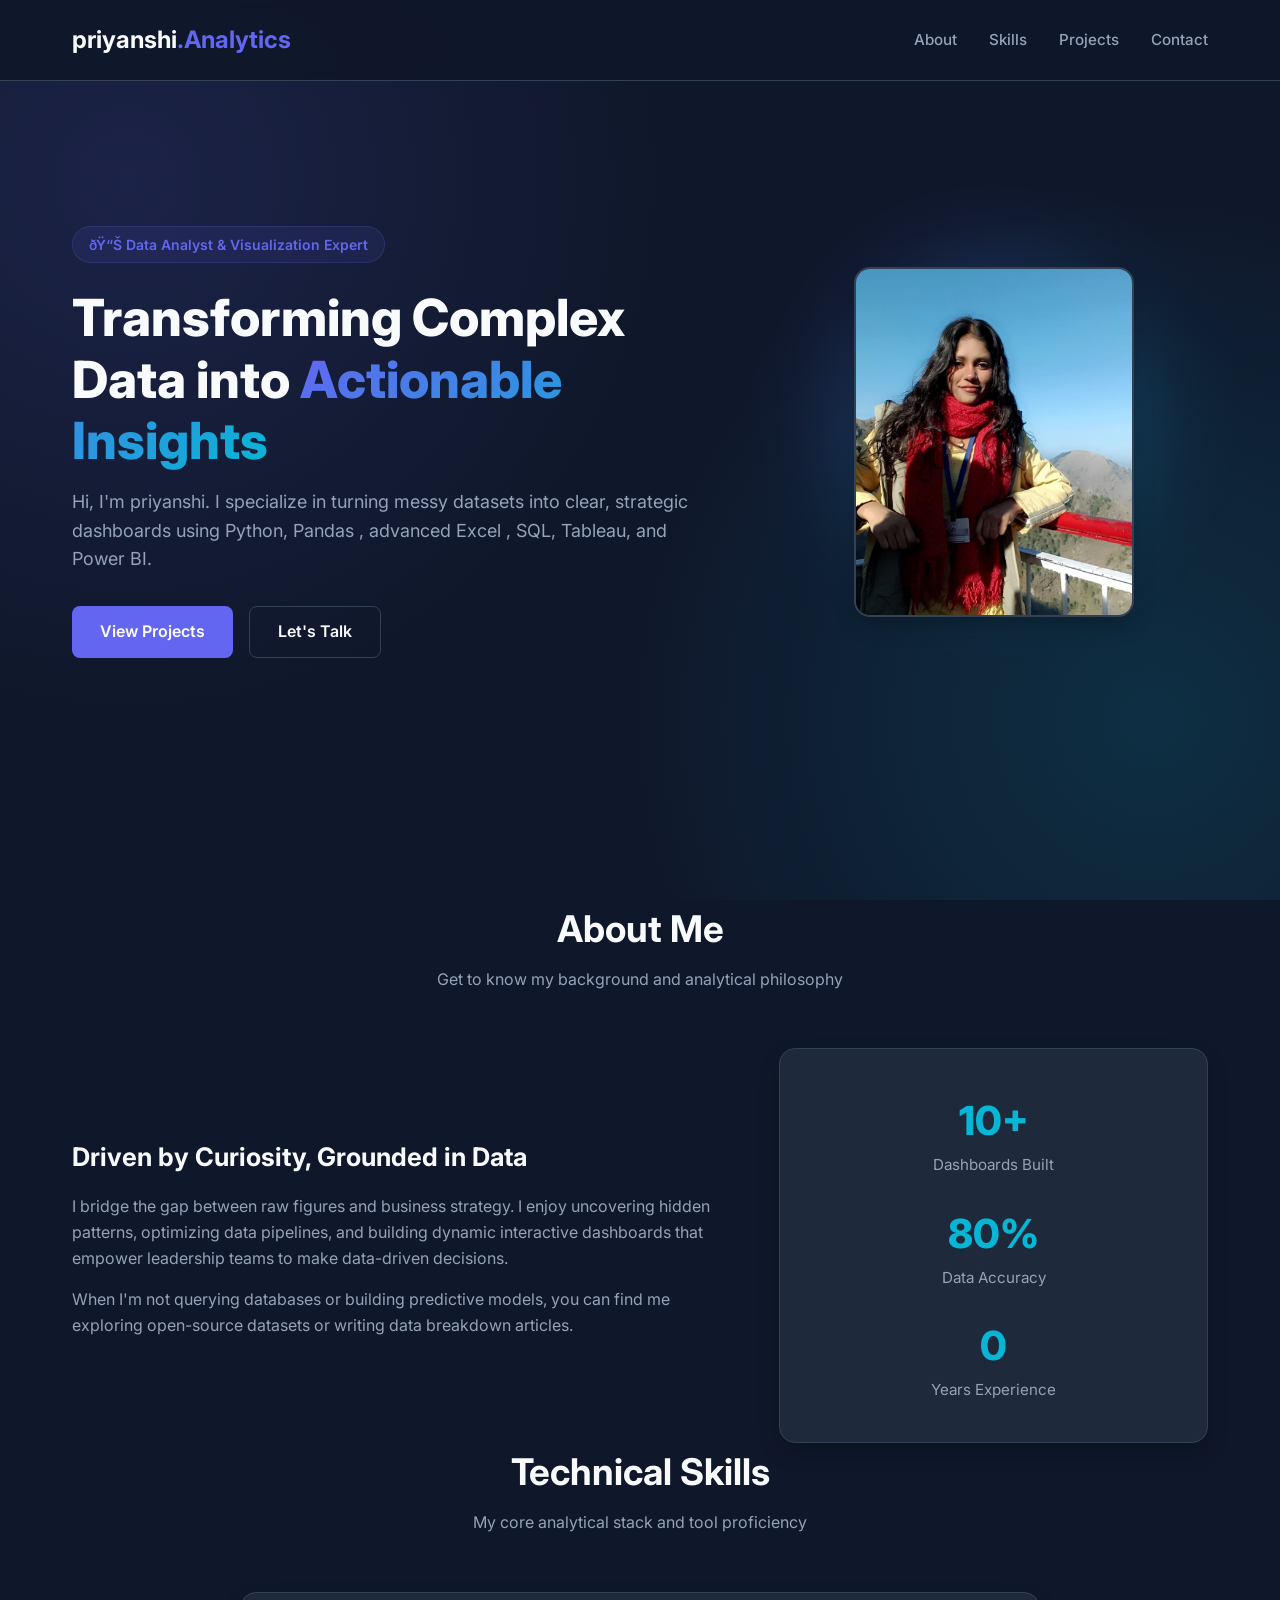
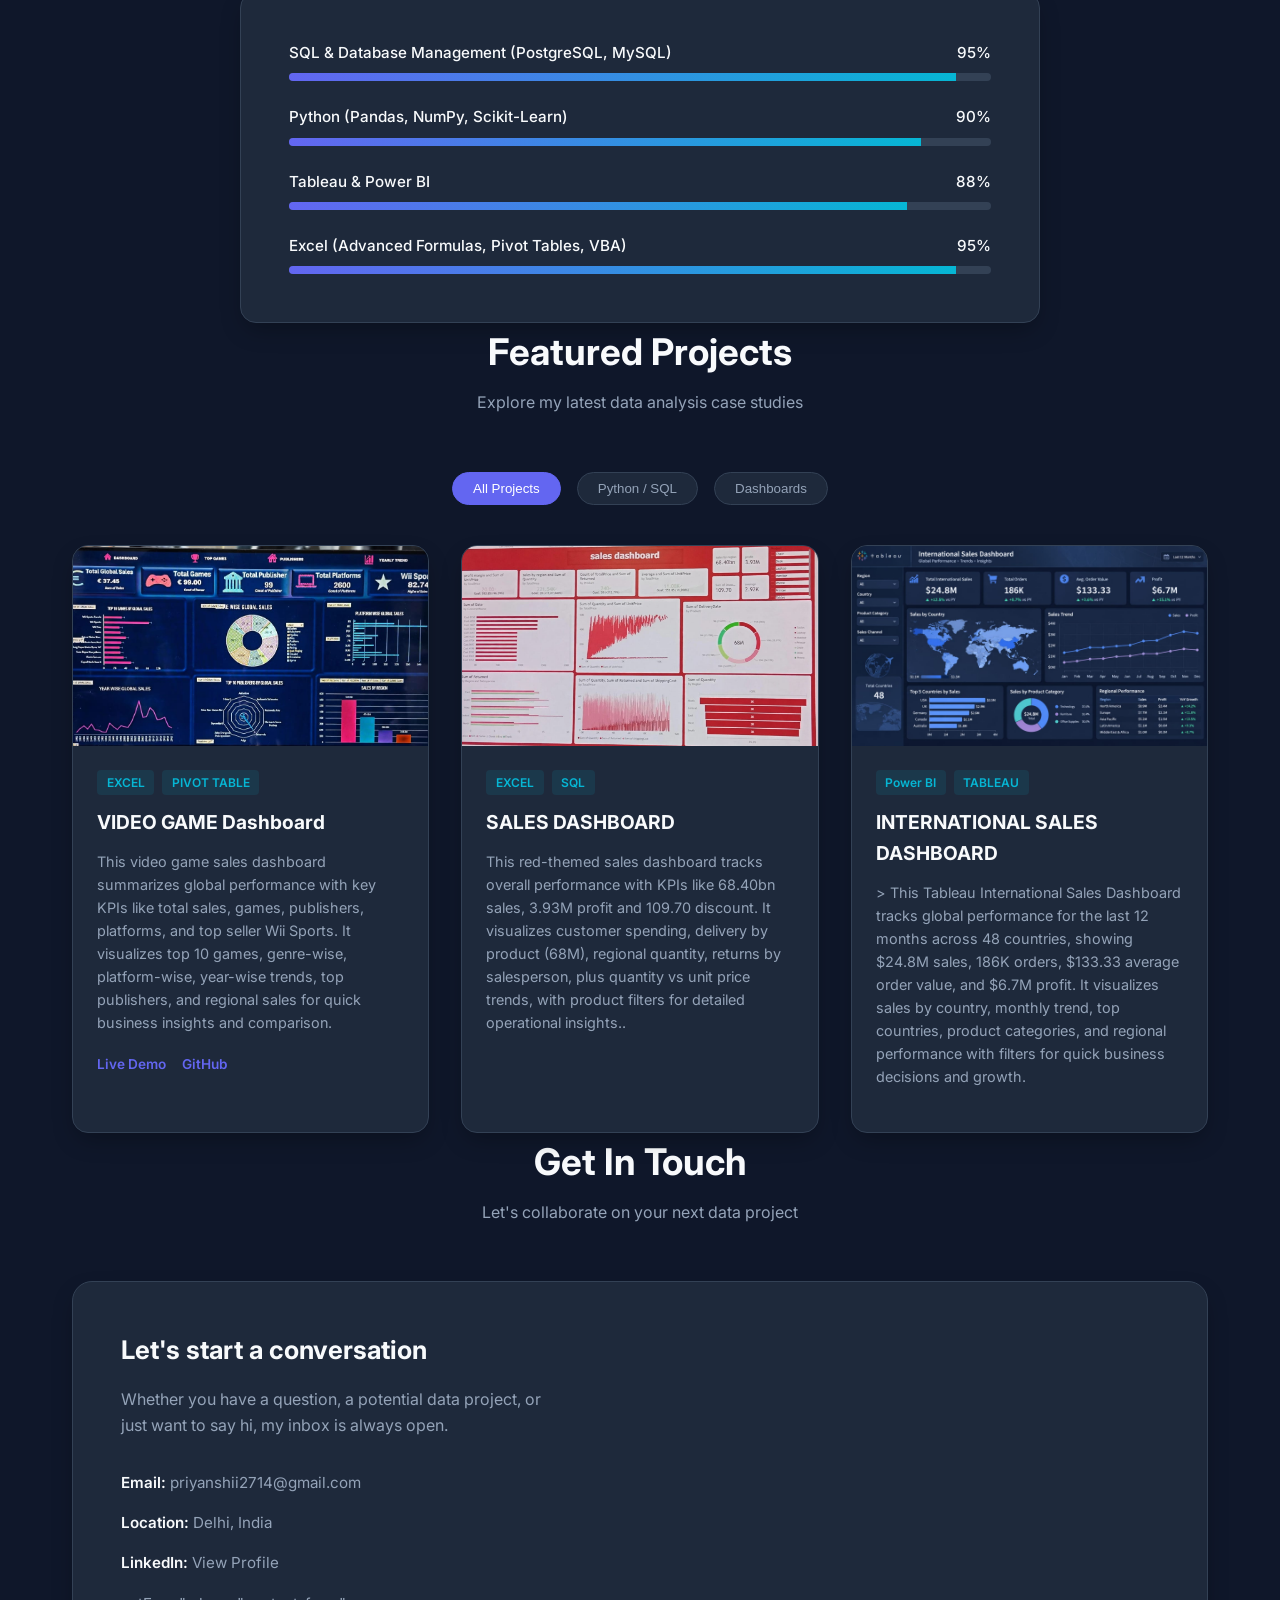
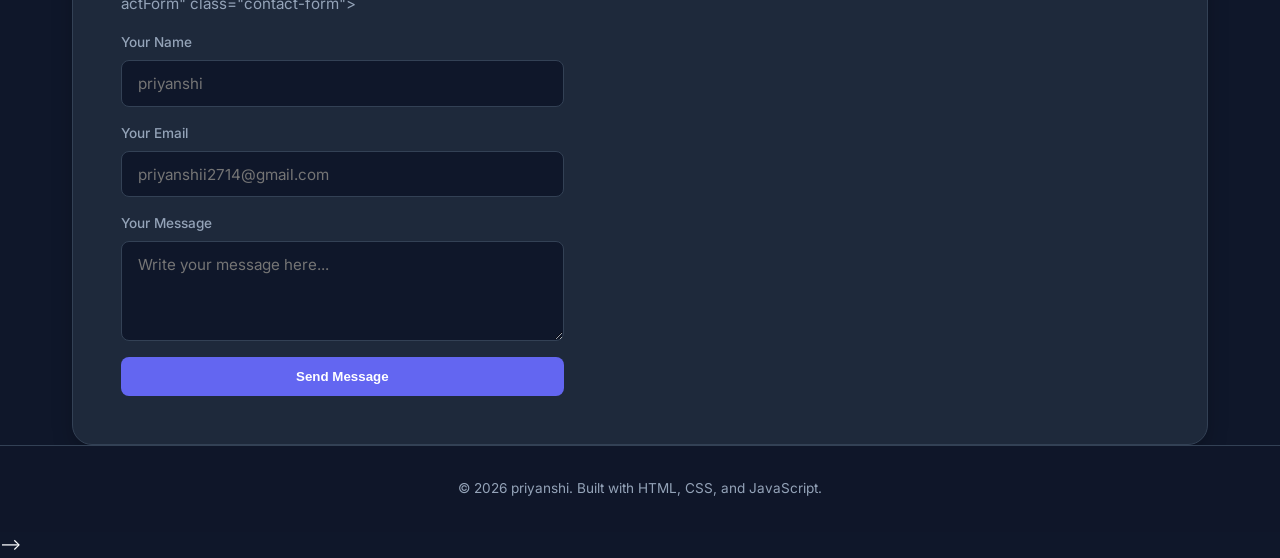
<file: index.html>
<!-- <!DOCTYPE html>
<html lang="en">
<head>
  <meta charset="UTF-8">
  <meta name="viewport" content="width=device-width, initial-scale=1.0">
  <title>priyanshi solanki| Data Analyst Portfolio</title>
  <!-- Google Fonts -->
  <link href="https://fonts.googleapis.com/css2?family=Inter:wght@300;400;500;600;700;800&display=swap" rel="stylesheet">
  <!-- External CSS -->
  <link rel="stylesheet" href="style.css">
</head>
<body>

  <!-- ================= HEADER / NAVBAR ================= -->
  <header>
    <div class="container nav-container">
      <a href="#hero" class="logo">priyanshi<span>.Analytics</span></a>
      <nav>
        <ul class="nav-links">
          <li><a href="#about">About</a></li>
          <li><a href="#skills">Skills</a></li>
          <li><a href="#projects">Projects</a></li>
          <li><a href="#contact">Contact</a></li>
        </ul>
      </nav>
      <button class="hamburger" aria-label="Toggle Navigation">
        <span></span>
        <span></span>
        <span></span>
      </button>
    </div>
  </header>

  <!-- ================= HERO SECTION ================= -->
  <section id="hero" class="hero">
    <div class="container hero-grid">
      <div class="hero-content">
        <span class="hero-tag">📊 Data Analyst & Visualization Expert</span>
        <h1>Transforming Complex Data into <span>Actionable Insights</span></h1>
        <p>Hi, I'm priyanshi. I specialize in turning messy datasets into clear, strategic dashboards using Python, Pandas , advanced Excel , SQL, Tableau, and Power BI.</p>
        <div class="hero-buttons">
          <a href="#projects" class="btn btn-primary">View Projects</a>
          <a href="#contact" class="btn btn-outline">Let's Talk</a>
        </div>
      </div>
      <div class="hero-image-wrapper">
        <div class="profile-glow"></div>
        <!-- Replace 'images/profile.jpg' with your local image file or online URL -->
        <img src="priyanshi.png.jpeg" alt="Alex Morgan Profile Picture" class="profile-img">
      </div>
    </div>
  </section>

  <!-- ================= ABOUT SECTION ================= -->
  <section id="about" class="container">
    <div class="section-title">
      <h2>About Me</h2>
      <p>Get to know my background and analytical philosophy</p>
    </div>
    <div class="about-grid">
      <div class="about-text">
        <h3>Driven by Curiosity, Grounded in Data</h3>
        <p>I bridge the gap between raw figures and business strategy. I enjoy uncovering hidden patterns, optimizing data pipelines, and building dynamic interactive dashboards that empower leadership teams to make data-driven decisions.</p>
        <p>When I'm not querying databases or building predictive models, you can find me exploring open-source datasets or writing data breakdown articles.</p>
      </div>
      <div class="about-stats-card">
        <div class="stat-item">
          <h4>10+</h4>
          <p>Dashboards Built</p>
        </div>
        <div class="stat-item">
          <h4>80%</h4>
          <p>Data Accuracy</p>
        </div>
        <div class="stat-item">
          <h4>0</h4>
          <p>Years Experience</p>
        </div>
      </div>
    </div>
  </section>

  <!-- ================= SKILLS SECTION ================= -->
  <section id="skills" class="container">
    <div class="section-title">
      <h2>Technical Skills</h2>
      <p>My core analytical stack and tool proficiency</p>
    </div>
    <div class="skills-container">
      <div class="skill-item">
        <div class="skill-info">
          <span>SQL & Database Management (PostgreSQL, MySQL)</span>
          <span>95%</span>
        </div>
        <div class="skill-bar"><div class="skill-progress" data-width="95%"></div></div>
      </div>
      <div class="skill-item">
        <div class="skill-info">
          <span>Python (Pandas, NumPy, Scikit-Learn)</span>
          <span>90%</span>
        </div>
        <div class="skill-bar"><div class="skill-progress" data-width="90%"></div></div>
      </div>
      <div class="skill-item">
        <div class="skill-info">
          <span>Tableau & Power BI</span>
          <span>88%</span>
        </div>
        <div class="skill-bar"><div class="skill-progress" data-width="88%"></div></div>
      </div>
      <div class="skill-item">
        <div class="skill-info">
          <span>Excel (Advanced Formulas, Pivot Tables, VBA)</span>
          <span>95%</span>
        </div>
        <div class="skill-bar"><div class="skill-progress" data-width="95%"></div></div>
      </div>
    </div>
  </section>

  <!-- ================= PROJECTS SECTION ================= -->
  <section id="projects" class="container">
    <div class="section-title">
      <h2>Featured Projects</h2>
      <p>Explore my latest data analysis case studies</p>
    </div>

    <!-- Filter Buttons -->
    <div class="filter-buttons">
      <button class="filter-btn active" data-filter="all">All Projects</button>
      <button class="filter-btn" data-filter="python">Python / SQL</button>
      <button class="filter-btn" data-filter="dashboard">Dashboards</button>
    </div>

    <!-- Projects Grid -->
    <div class="projects-grid">
      
      <!-- Project 1 -->
<div class="project-card" data-category="dashboard">
  <div class="project-img-wrapper">
    <img src="excel dashboard.jpeg" alt="Video Game Sales Dashboard" class="project-img">
  </div>
  <div class="project-info">
    <div class="project-tags">
      <span class="tag">EXCEL</span>
      <span class="tag">PIVOT TABLE</TABLE></span>
    </div>
    <h3>VIDEO GAME Dashboard</h3>
    <p>This video game sales dashboard summarizes global performance with key KPIs like total sales, games, publishers, platforms, and top seller Wii Sports. It visualizes top 10 games, genre-wise, platform-wise, year-wise trends, top publishers, and regional sales for quick business insights and comparison.</p>
    <div class="project-links">
      <a href="#" class="project-link" aria-label="View Live Project">Live Demo</a>
      <a href="#" class="project-link" aria-label="View Source Code">GitHub</a>
    </div>
  </div>
</div>

      <!-- Project 2 -->
      <div class="project-card" data-category="python">
        <div class="project-img-wrapper">
          <img src="power bi dashboard.jpeg" alt="SALES Dashboard" class="project-img">
        </div>
        <div class="project-info">
          <div class="project-tags">
            <span class="tag">EXCEL</span>
            <span class="tag">SQL</span>
          </div>
          <h3>SALES DASHBOARD</h3>
          <p>This red-themed sales dashboard tracks overall performance with KPIs like 68.40bn sales, 3.93M profit and 109.70 discount. It visualizes customer spending, delivery by product (68M), regional quantity, returns by salesperson, plus quantity vs unit price trends, with product filters for detailed operational insights..</p>
          <div class="project-links">
            <a href="#" class="project-link"></a>
            <a href="#" class="project-link"></a>
          </div>
        </div>
      </div>

      <!-- Project 3 -->
      <div class="project-card" data-category="dashboard">
        <div class="project-img-wrapper">
          <img src="INTERNATIONAL SALES DB.jpeg" alt="INTERNATIONAL SALES DASHBOARD" class="project-img">
        </div>
        <div class="project-info">
          <div class="project-tags">
            <span class="tag">Power BI</span>
            <span class="tag">TABLEAU</span>
          </div>
          <h3>INTERNATIONAL SALES DASHBOARD</h3>
          <p>> This Tableau International Sales Dashboard tracks global performance for the last 12 months across 48 countries, showing $24.8M sales, 186K orders, $133.33 average order value, and $6.7M profit. It visualizes sales by country, monthly trend, top countries, product categories, and regional performance with filters for quick business decisions and growth.</p>
          <div class="project-links">
            <a href="#" class="project-link"></a>
            <a href="#" class="project-link"></a>
          </div>
        </div>
      </div>

    </div>
  </section>

  <!-- ================= CONTACT SECTION ================= -->
  <section id="contact" class="container">
    <div class="section-title">
      <h2>Get In Touch</h2>
      <p>Let's collaborate on your next data project</p>
    </div>
    <div class="contact-grid">
      <div class="contact-info">
        <h3>Let's start a conversation</h3>
        <p>Whether you have a question, a potential data project, or just want to say hi, my inbox is always open.</p>
        <div class="contact-details">
         <div class="contact-item">
    <span>Email:</span> 
    <a href="mailto:priyanshii2714@gmail.com">priyanshii2714@gmail.com</a>
</div>
<div class="contact-item">
    <span>Location:</span> Delhi, India
</div>
<div class="contact-item">
    <span>LinkedIn:</span> 
    <a href="https://www.linkedin.com/in/priyanshi-solanki-84185a43b" target="_blank" rel="noopener noreferrer">View Profile</a>
</div>actForm" class="contact-form">
        <div class="form-group">
          <label for="name">Your Name</label>
          <input type="text" id="name" class="form-control" placeholder="priyanshi" required>
        </div>
        <div class="form-group">
          <label for="email">Your Email</label>
          <input type="email" id="email" class="form-control" placeholder="priyanshii2714@gmail.com" required>
        </div>
        <div class="form-group">
          <label for="message">Your Message</label>
          <textarea id="message" class="form-control" placeholder="Write your message here..." required></textarea>
        </div>
        <button type="submit" class="btn btn-primary">Send Message</button>
      </form>
    </div>
  </section>

  <!-- ================= FOOTER ================= -->
  <footer>
    <div class="container">
      <p>&copy; 2026 priyanshi. Built with HTML, CSS, and JavaScript.</p>
    </div>
  </footer>

  <!-- External JavaScript -->
  <script src="script.js"></script>
</body>
</html> -->
</file>
<file: style.css>
/* ================= VARIABLES & RESET ================= */
:root {
  --primary-color: #6366f1;
  --primary-hover: #4f46e5;
  --accent-color: #06b6d4;
  --bg-color: #0f172a;
  --card-bg: #1e293b;
  --text-main: #f8fafc;
  --text-muted: #94a3b8;
  --border-color: #334155;
  --transition: all 0.3s ease;
  --shadow: 0 10px 25px -5px rgba(0, 0, 0, 0.3);
}

* {
  margin: 0;
  padding: 0;
  box-sizing: border-box;
}

html {
  scroll-behavior: smooth;
  font-family: 'Inter', sans-serif;
  background-color: var(--bg-color);
  color: var(--text-main);
}

body {
  line-height: 1.6;
  overflow-x: hidden;
}

a {
  text-decoration: none;
  color: inherit;
}

ul {
  list-style: none;
}

.container {
  max-width: 1200px;
  margin: 0 auto;
  padding: 0 2rem;
}

/* ================= HEADER & NAVIGATION ================= */
header {
  position: fixed;
  top: 0;
  left: 0;
  width: 100%;
  background-color: rgba(15, 23, 42, 0.9);
  backdrop-filter: blur(10px);
  border-bottom: 1px solid var(--border-color);
  z-index: 1000;
}

.nav-container {
  display: flex;
  justify-content: space-between;
  align-items: center;
  height: 80px;
}

.logo {
  font-size: 1.5rem;
  font-weight: 700;
}

.logo span {
  color: var(--primary-color);
}

.nav-links {
  display: flex;
  gap: 2rem;
}

.nav-links a {
  font-size: 0.95rem;
  font-weight: 500;
  color: var(--text-muted);
  transition: var(--transition);
}

.nav-links a:hover {
  color: var(--accent-color);
}

.hamburger {
  display: none;
  cursor: pointer;
  background: none;
  border: none;
}

.hamburger span {
  display: block;
  width: 25px;
  height: 3px;
  background: var(--text-main);
  margin: 5px 0;
  transition: var(--transition);
}

/* ================= HERO SECTION ================= */
.hero {
  min-height: 100vh;
  display: flex;
  align-items: center;
  padding-top: 80px;
  background: radial-gradient(circle at 10% 20%, rgba(99, 102, 241, 0.15) 0%, transparent 40%),
              radial-gradient(circle at 90% 80%, rgba(6, 182, 212, 0.15) 0%, transparent 40%);
}

.hero-grid {
  display: grid;
  grid-template-columns: 1.2fr 0.8fr;
  gap: 4rem;
  align-items: center;
  width: 100%;
}

.hero-tag {
  display: inline-block;
  background: rgba(99, 102, 241, 0.1);
  color: var(--primary-color);
  padding: 0.4rem 1rem;
  border-radius: 50px;
  font-size: 0.875rem;
  font-weight: 600;
  margin-bottom: 1.5rem;
  border: 1px solid rgba(99, 102, 241, 0.2);
}

.hero-content h1 {
  font-size: 3.2rem;
  font-weight: 800;
  line-height: 1.2;
  margin-bottom: 1rem;
}

.hero-content h1 span {
  background: linear-gradient(135deg, var(--primary-color), var(--accent-color));
  -webkit-background-clip: text;
  -webkit-text-fill-color: transparent;
}

.hero-content p {
  font-size: 1.125rem;
  color: var(--text-muted);
  margin-bottom: 2rem;
}

.hero-buttons {
  display: flex;
  gap: 1rem;
}

.btn {
  display: inline-flex;
  align-items: center;
  justify-content: center;
  padding: 0.75rem 1.75rem;
  border-radius: 8px;
  font-weight: 600;
  transition: var(--transition);
  cursor: pointer;
  border: none;
}

.btn-primary {
  background-color: var(--primary-color);
  color: #fff;
}

.btn-primary:hover {
  background-color: var(--primary-hover);
  transform: translateY(-2px);
}

.btn-outline {
  background-color: transparent;
  color: var(--text-main);
  border: 1px solid var(--border-color);
}

.btn-outline:hover {
  border-color: var(--text-main);
  background-color: rgba(255, 255, 255, 0.05);
}

.hero-image-wrapper {
  position: relative;
  display: flex;
  justify-content: center;
}

.profile-glow {
  position: absolute;
  width: 300px;
  height: 300px;
  background: linear-gradient(135deg, var(--primary-color), var(--accent-color));
  border-radius: 50%;
  filter: blur(50px);
  opacity: 0.3;
  z-index: 0;
}

.profile-img {
  position: relative;
  width: 280px;
  height: 350px;
  object-fit: cover;
  border-radius: 16px;
  border: 2px solid var(--border-color);
  box-shadow: var(--shadow);
  z-index: 1;
}

/* ================= GENERAL SECTIONS ================= */
section {
  padding: 6rem 0;
}

.section-title {
  text-align: center;
  margin-bottom: 3.5rem;
}

.section-title h2 {
  font-size: 2.3rem;
  font-weight: 700;
  margin-bottom: 0.5rem;
}

.section-title p {
  color: var(--text-muted);
}

/* ================= ABOUT SECTION ================= */
.about-grid {
  display: grid;
  grid-template-columns: 1.2fr 0.8fr;
  gap: 4rem;
  align-items: center;
}

.about-text h3 {
  font-size: 1.6rem;
  margin-bottom: 1rem;
}

.about-text p {
  color: var(--text-muted);
  margin-bottom: 1rem;
}

.about-stats-card {
  background-color: var(--card-bg);
  padding: 2.5rem;
  border-radius: 16px;
  border: 1px solid var(--border-color);
  display: flex;
  flex-direction: column;
  gap: 1.5rem;
  text-align: center;
  box-shadow: var(--shadow);
}

.stat-item h4 {
  font-size: 2.5rem;
  color: var(--accent-color);
  font-weight: 800;
}

.stat-item p {
  color: var(--text-muted);
  font-size: 0.95rem;
}

/* ================= SKILLS SECTION ================= */
.skills-container {
  background-color: var(--card-bg);
  padding: 3rem;
  border-radius: 16px;
  border: 1px solid var(--border-color);
  max-width: 800px;
  margin: 0 auto;
  box-shadow: var(--shadow);
}

.skill-item {
  margin-bottom: 1.5rem;
}

.skill-item:last-child {
  margin-bottom: 0;
}

.skill-info {
  display: flex;
  justify-content: space-between;
  margin-bottom: 0.5rem;
  font-weight: 500;
  font-size: 0.95rem;
}

.skill-bar {
  width: 100%;
  height: 8px;
  background-color: var(--border-color);
  border-radius: 4px;
  overflow: hidden;
}

.skill-progress {
  height: 100%;
  background: linear-gradient(90deg, var(--primary-color), var(--accent-color));
  width: 0;
  transition: width 1.5s ease-in-out;
}

/* ================= PROJECTS SECTION ================= */
.filter-buttons {
  display: flex;
  justify-content: center;
  gap: 1rem;
  margin-bottom: 2.5rem;
}

.filter-btn {
  background-color: var(--card-bg);
  border: 1px solid var(--border-color);
  color: var(--text-muted);
  padding: 0.5rem 1.25rem;
  border-radius: 50px;
  cursor: pointer;
  font-weight: 500;
  transition: var(--transition);
}

.filter-btn:hover,
.filter-btn.active {
  background-color: var(--primary-color);
  color: #fff;
  border-color: var(--primary-color);
}

.projects-grid {
  display: grid;
  grid-template-columns: repeat(auto-fit, minmax(320px, 1fr));
  gap: 2rem;
}

.project-card {
  background-color: var(--card-bg);
  border-radius: 16px;
  overflow: hidden;
  border: 1px solid var(--border-color);
  transition: var(--transition);
  box-shadow: var(--shadow);
}

.project-card:hover {
  transform: translateY(-8px);
  border-color: var(--primary-color);
}

.project-img-wrapper {
  height: 200px;
  overflow: hidden;
}

.project-img {
  width: 100%;
  height: 100%;
  object-fit: cover;
  transition: var(--transition);
}

.project-card:hover .project-img {
  transform: scale(1.05);
}

.project-info {
  padding: 1.5rem;
}

.project-tags {
  display: flex;
  gap: 0.5rem;
  margin-bottom: 0.75rem;
}

.tag {
  background-color: rgba(6, 182, 212, 0.1);
  color: var(--accent-color);
  padding: 0.2rem 0.6rem;
  border-radius: 4px;
  font-size: 0.75rem;
  font-weight: 600;
}

.project-info h3 {
  font-size: 1.2rem;
  margin-bottom: 0.75rem;
}

.project-info p {
  color: var(--text-muted);
  font-size: 0.9rem;
  margin-bottom: 1.25rem;
}

.project-links {
  display: flex;
  gap: 1rem;
}

.project-link {
  font-size: 0.85rem;
  font-weight: 600;
  color: var(--primary-color);
}

.project-link:hover {
  color: var(--accent-color);
}

/* ================= CONTACT SECTION ================= */
.contact-grid {
  display: grid;
  grid-template-columns: 1fr 1.2fr;
  gap: 4rem;
  background-color: var(--card-bg);
  padding: 3rem;
  border-radius: 20px;
  border: 1px solid var(--border-color);
  box-shadow: var(--shadow);
}

.contact-info h3 {
  font-size: 1.6rem;
  margin-bottom: 1rem;
}

.contact-info p {
  color: var(--text-muted);
  margin-bottom: 2rem;
}

.contact-details {
  display: flex;
  flex-direction: column;
  gap: 1rem;
  color: var(--text-muted);
  font-size: 0.95rem;
}

.contact-item span {
  color: var(--text-main);
  font-weight: 600;
}

.contact-form {
  display: flex;
  flex-direction: column;
  gap: 1.2rem;
}

.form-group {
  display: flex;
  flex-direction: column;
  gap: 0.4rem;
}

.form-group label {
  font-size: 0.85rem;
  font-weight: 500;
  color: var(--text-muted);
}

.form-control {
  background-color: var(--bg-color);
  border: 1px solid var(--border-color);
  padding: 0.8rem 1rem;
  border-radius: 8px;
  color: var(--text-main);
  font-family: inherit;
  font-size: 0.95rem;
  transition: var(--transition);
}

.form-control:focus {
  outline: none;
  border-color: var(--primary-color);
}

textarea.form-control {
  resize: vertical;
  min-height: 100px;
}

/* ================= FOOTER ================= */
footer {
  background-color: rgba(15, 23, 42, 0.95);
  border-top: 1px solid var(--border-color);
  padding: 2rem 0;
  text-align: center;
  color: var(--text-muted);
  font-size: 0.85rem;
}

/* ================= RESPONSIVE MEDIA QUERIES ================= */
@keyframes fadeIn {
  from { opacity: 0; transform: translateY(15px); }
  to { opacity: 1; transform: translateY(0); }
}

.project-card {
  animation: fadeIn 0.4s ease forwards;
}

@media (max-width: 900px) {
  .hero-grid,
  .about-grid,
  .contact-grid {
    grid-template-columns: 1fr;
    gap: 3rem;
  }
  
  .hero-image-wrapper {
    order: -1;
  }

  .hero-content h1 {
    font-size: 2.5rem;
  }

  .nav-links {
    display: none;
    position: absolute;
    top: 80px;
    left: 0;
    width: 100%;
    background-color: var(--card-bg);
    flex-direction: column;
    align-items: center;
    padding: 2rem 0;
    border-bottom: 1px solid var(--border-color);
  }

  .nav-links.active {
    display: flex;
  }

  .hamburger {
    display: block;
  }
}
</file>
